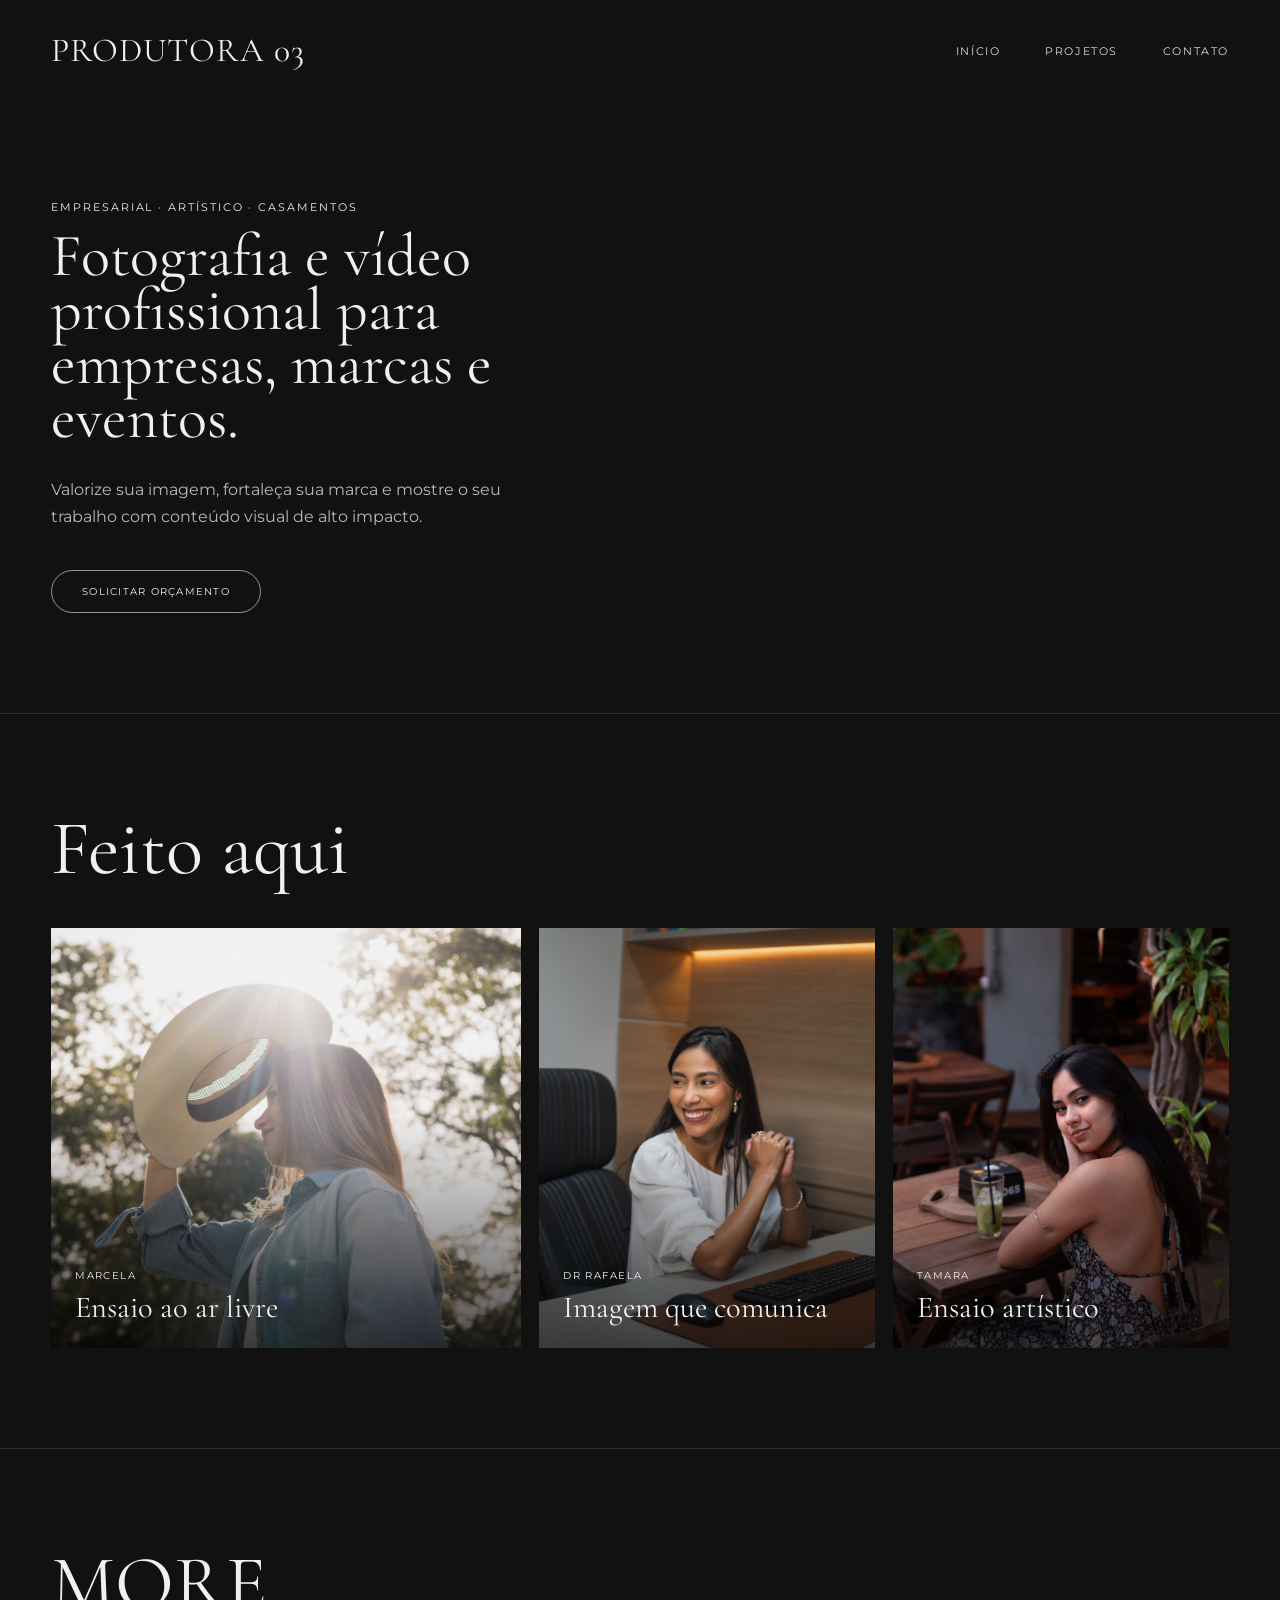
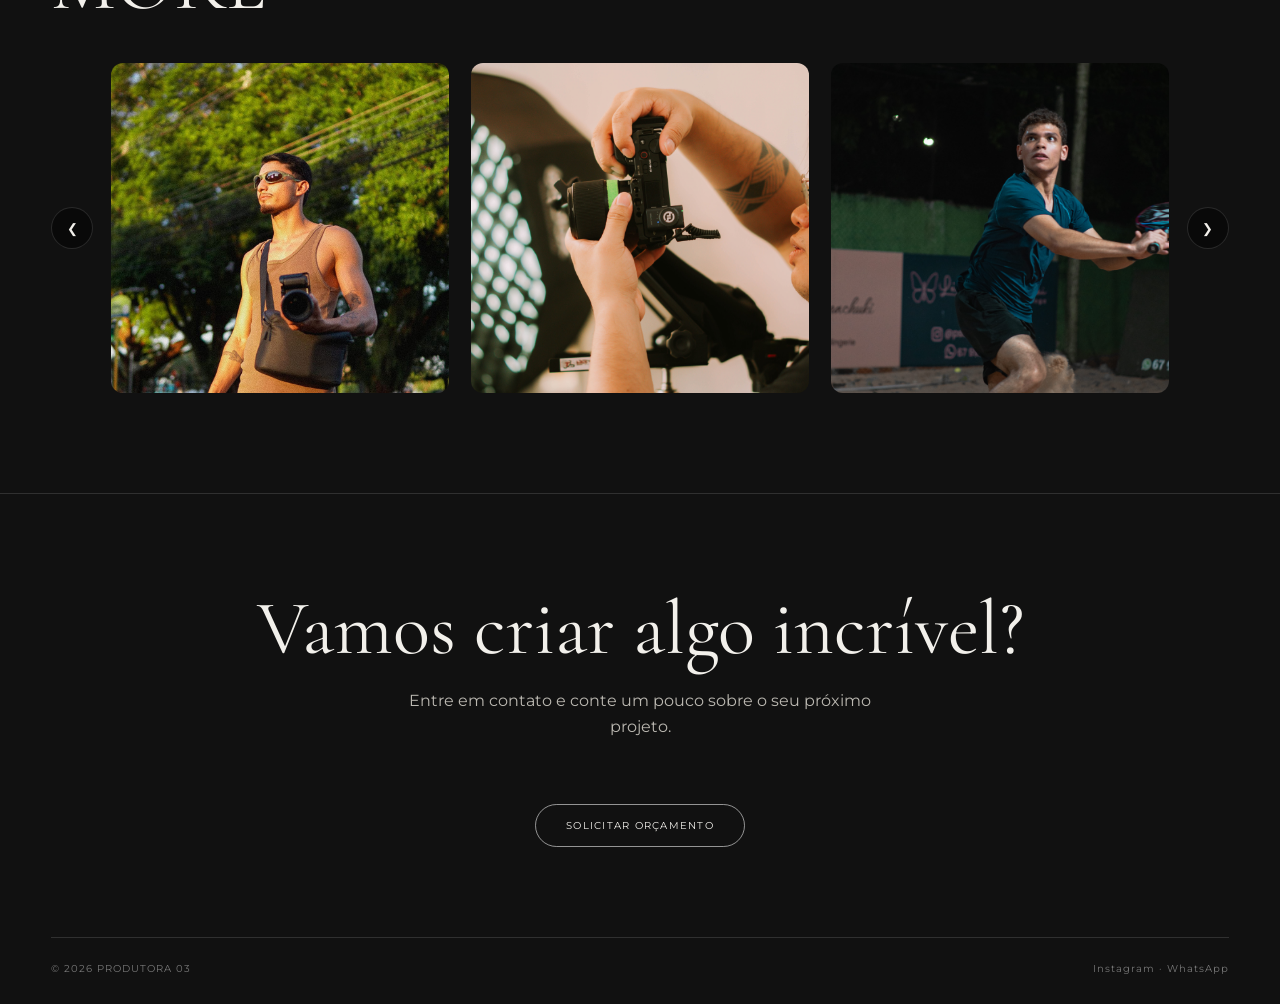
<file: ensaios.html>
<!DOCTYPE html>
<html lang="pt-BR">
<head>
  <meta charset="UTF-8" />
  <meta name="viewport" content="width=device-width, initial-scale=1.0" />
  <title>Produtora 03 | Fotografia e Vídeo</title>
  <meta name="description" content="Portfólio profissional de fotografia e vídeo da Produtora 03. Agência especializada em criação de contéudo para empresas e marketing digital." />
  <link rel="preconnect" href="https://fonts.googleapis.com">
  <link rel="preconnect" href="https://fonts.gstatic.com" crossorigin>
  <link href="https://fonts.googleapis.com/css2?family=Cormorant+Garamond:wght@400;500;600&family=Montserrat:wght@300;400;500;600&display=swap" rel="stylesheet">
  <link rel="stylesheet" href="style.css" />
</head>
<body>
  <header class="hero" id="inicio">
	<nav class="navbar">
      <a class="logo" href="index.html">PRODUTORA 03</a>
      <button class="menu-toggle" aria-label="Abrir menu" aria-expanded="false">
        <span></span><span></span><span></span>
      </button>
      <div class="nav-links">
        <a href="index.html">INÍCIO</a>
        <a href="index.html#projetos">PROJETOS</a>
        <a href="#contato">CONTATO</a>
      </div>
    </nav>

  <main>
    
	<section class="services section-padding">
      <div class="service-copy">
        <p class="eyebrow">EMPRESARIAL · ARTÍSTICO · CASAMENTOS</p>
        <h2>Fotografia e vídeo profissional para empresas, marcas e eventos.</h2>
        <p>Valorize sua imagem, fortaleça sua marca e mostre o seu trabalho com conteúdo visual de alto impacto.</p>
        <a href="https://wa.me/556791381705?text=Ol%C3%A1%2C%20vim%20pelo%20site%20da%20Produtora%2003%20e%20gostaria%20de%20fazer%20um%20or%C3%A7amento" class="outline-button">SOLICITAR ORÇAMENTO</a>
      </div>
      
    </section>
	
	
	<section class="art section-padding">
      <h2>Feito aqui</h2>
      <div class="art-grid">
        
		<a href="marcela.html">
		<article class="art-card large">
          <img src="source/marcela1.jpg" alt="Ensaio artístico feminino Marcela">
          <div><span>MARCELA</span><h3>Ensaio ao ar livre</h3></div>
        </article>
		</a>
		
		<a href="drRafaela.html">
        <article class="art-card">
          <img src="source/Dr-Rafaela1.jpg" alt="Ensaio DR Rafaela">
          <div><span>DR RAFAELA</span><h3>Imagem que comunica</h3></div>
        </article>
		</a>
		
		<a href="tamara.html">
        <article class="art-card">
          <img src="source/tamara1.jpg" alt="Ensaio Feminino Tamara">
          <div><span>TAMARA</span><h3>Ensaio artístico</h3></div>
        </article>
		</a>
		
		
      </div>
    </section>
	


    <section class="projects section-padding" id="projetos">
      <h2>MORE</h2>
      <div class="project-carousel">
        <button class="project-arrow project-prev" aria-label="Projeto anterior">&#10094;</button>
        <div class="project-viewport">
          <div class="project-track">
            <a href="#" class="project-card">
              <img src="source/variado1.jpg" alt="Campanha gastronômica">
              
            </a>
            <a href="#" class="project-card">
              <img src="source/DAVI2.jpg" alt="Conteúdo para redes sociais">
              
            </a>
            <a href="#" class="project-card">
              <img src="source/beach-10.jpg" alt="Evento">
              
            </a>
            <a href="#" class="project-card">
              <img src="source/lgfit-13.jpg" alt="Casamento">
              
            </a>
            <a href="#" class="project-card">
              <img src="source/eventos.jpg" alt="Projeto empresarial">
              
            </a>
          </div>
        </div>
        <button class="project-arrow project-next" aria-label="Próximo projeto">&#10095;</button>
      </div>
    </section>
	
	
	
	
	
	
  </main>

  <footer id="contato">
    <h2>Vamos criar algo incrível?</h2>
    <p>Entre em contato e conte um pouco sobre o seu próximo projeto.</p>
    <a href="https://wa.me/556791381705?text=Ol%C3%A1%2C%20vim%20pelo%20site%20da%20Produtora%2003%20e%20gostaria%20de%20fazer%20um%20or%C3%A7amento" class="outline-button">SOLICITAR ORÇAMENTO</a>
    <div class="footer-bottom">
      <span>© 2026 PRODUTORA 03</span>
      <span>Instagram · WhatsApp</span>
    </div>
  </footer>

  <script src="script.js"></script>
</body>
</html>
</file>
<file: style.css>
* { box-sizing: border-box; margin: 0; padding: 0; }
:root {
  --bg: #050505;
  --surface: #0b0b0b;
  --text: #f2f0eb;
  --muted: #bbb8b1;
  --line: rgba(255,255,255,.13);
  --serif: "Cormorant Garamond", Georgia, serif;
  --sans: "Montserrat", Arial, sans-serif;
}
html { scroll-behavior: smooth; }
body { background: var(--bg); color: var(--text); font-family: var(--sans); overflow-x: hidden; }
a { color: inherit; text-decoration: none; }
img { width: 100%; height: 100%; object-fit: cover; display: block; }


.hero {
  min-height: 92vh;
  position: relative;
  isolation: isolate;
  overflow: hidden;
  background: #111;
}

.hero-slides {
  position: absolute;
  inset: 0;
  z-index: -1;
}

.hero-slide {
  position: absolute;
  inset: 0;
  background-size: cover;
  background-position: center 35%;
  opacity: 0;
  transition: opacity 1.5s ease-in-out;
}

.hero-slide::after {
  content: "";
  position: absolute;
  inset: 0;
  background: linear-gradient(
    90deg,
    rgba(0,0,0,.56),
    rgba(0,0,0,.08)
  );
}

.hero-slide.active {
  opacity: 1;
}

.navbar {
  width: min(1180px, 92%);
  margin: auto;
  padding: 30px 0;
  display: flex;
  align-items: center;
  justify-content: space-between;
}
.logo { font-family: var(--serif); font-size: clamp(1.4rem, 3vw, 2.1rem); letter-spacing: .03em; }
.nav-links { display: flex; gap: 45px; font-size: .7rem; letter-spacing: .14em; }
.nav-links a { opacity: .9; transition: opacity .25s; }
.nav-links a:hover { opacity: .5; }
.menu-toggle { display: none; background: none; border: 0; }
.hero-content { width: min(1180px, 92%); margin: 15vh auto 0; }
.hero-content p, .eyebrow { font-size: .67rem; letter-spacing: .18em; margin-bottom: 15px; }
.hero h1 { font-family: var(--serif); font-size: clamp(3.7rem, 9vw, 7.5rem); line-height: .8; font-weight: 400; max-width: 700px; }
.hero-button, .outline-button {
  display: inline-block; margin-top: 40px; padding: 14px 30px;
  border: 1px solid rgba(255,255,255,.55); border-radius: 50px;
  font-size: .65rem; letter-spacing: .12em; transition: .3s;
}
.hero-button:hover, .outline-button:hover { background: var(--text); color: #111; }

.section-padding { padding: 100px max(4vw, calc((100vw - 1180px)/2)); border-bottom: 1px solid var(--line); }
h2 { font-family: var(--serif); font-size: clamp(3.2rem, 6vw, 5.6rem); font-weight: 400; line-height: .9; }
.about { display: grid; grid-template-columns: .9fr 1.3fr; align-items: center; gap: 70px; }
.about-text p { max-width: 360px; color: var(--muted); font-size: .9rem; line-height: 1.65; margin-top: 28px; }
.divider { width: 100px; height: 1px; background: var(--line); margin: 30px 0 0; }
.about-image { height: 600px; overflow: hidden;border-radius: 20px; }
.about-image img { transition: transform .6s ease; border-radius: 20px;}
.about-image:hover img { transform: scale(1.04); }

.work h2, .art h2, .projects h2 { margin-bottom: 45px; }
.work-slider, .project-carousel { position: relative; display: flex; align-items: center; gap: 18px; }
.slider-viewport,
.project-viewport {
    overflow: hidden;
    width: 100%;
}

.slider-track {
    display: flex;
    transition: transform .6s cubic-bezier(.2, .8, .2, 1);
}

.slide {
    flex: 0 0 100%;
    min-width: 0;
    height: min(58vw, 610px);
    position: relative;
    overflow: hidden;
}

.slide img {
    display: block;
    width: 100%;
    height: 100%;
    object-fit: cover;
    object-position: center;
    filter: saturate(.88);
}

/* Gradiente para melhorar a leitura das legendas */
.slide::after,
.art-card::after {
    content: "";
    position: absolute;
    inset: 0;
    background: linear-gradient(
        0deg,
        rgba(0, 0, 0, .65),
        transparent 55%
    );
    pointer-events: none;
}

.slide-caption {
    position: absolute;
    left: 40px;
    bottom: 35px;
    z-index: 2;
}

.slide-caption span,
.art-card span,
.project-card span {
    font-size: .63rem;
    letter-spacing: .14em;
}

.slide-caption h3,
.art-card h3 {
    font-family: var(--serif);
    font-size: 2.4rem;
    font-weight: 400;
}

.slider-arrow,
.project-arrow {
    z-index: 5;
    width: 42px;
    height: 42px;
    border-radius: 50%;
    border: 1px solid var(--line);
    color: var(--text);
    background: rgba(0, 0, 0, .45);
    cursor: pointer;
    flex: 0 0 auto;
    transition: .25s;
}

/* Ajustes para telas menores */
@media (max-width: 760px) {
    .slide {
        height: 70vh;
        min-height: 350px;
        max-height: 600px;
    }

    .slide-caption {
        left: 20px;
        bottom: 24px;
    }

    .slide-caption h3 {
        font-size: 1.8rem;
    }
}
.slider-arrow, .project-arrow {
  z-index: 5; width: 42px; height: 42px; border-radius: 50%;
  border: 1px solid var(--line); color: var(--text); background: rgba(0,0,0,.45);
  cursor: pointer; flex: 0 0 auto; transition:.25s;
}
.slider-arrow:hover, .project-arrow:hover { background: var(--text); color:#111; }
.slider-dots { display:flex; justify-content:center; gap:8px; margin-top:20px; }
.dot { width:7px; height:7px; border-radius:50%; border:0; background:#555; cursor:pointer; }
.dot.active { background:var(--text); }

.art-grid { display:grid; grid-template-columns:1.4fr 1fr 1fr; gap:18px; }
.art-card { height:420px; position:relative; overflow:hidden; }
.art-card.large { grid-row: span 1; }
.art-card div { position:absolute; left:24px; bottom:22px; z-index:2; }
.art-card h3 { margin-top:6px; font-size:1.9rem; }
.art-card img { transition: transform .6s; }
.art-card:hover img { transform:scale(1.05); }

.services { display:grid; grid-template-columns:1.05fr .95fr; gap:70px; align-items:center; }
.service-copy h2 { font-size:clamp(2.5rem, 4.7vw, 4.8rem); max-width:680px; }
.service-copy > p:not(.eyebrow) { color:var(--muted); max-width:510px; line-height:1.7; margin-top:30px; }
.service-image { height:520px; }



.service-video {
  overflow: hidden;
  border-radius: 20px;
  height: 500px;
}

.service-video video {
  display: block;
  width: 100%;
  height: 100%;
  object-fit: cover;
  object-position: center;
}


.video-container {
  position: relative;
  overflow: hidden;
  border-radius: 20px;
}

.video-container video {
  display: block;
  width: 100%;
  height: 100%;
  object-fit: cover;
}

.video-sound-button {
  position: absolute;
  right: 16px;
  bottom: 16px;
  z-index: 2;

  display: flex;
  align-items: center;
  gap: 8px;

  padding: 12px 16px;
  border: 1px solid rgba(255,255,255,.4);
  border-radius: 30px;

  background: rgba(0,0,0,.65);
  color: #fff;
  font: inherit;
  font-size: 13px;

  cursor: pointer;
  backdrop-filter: blur(8px);
  transition: background .3s ease;
}

.video-sound-button:hover {
  background: rgba(0,0,0,.9);
}

.video-sound-button:focus-visible {
  outline: 2px solid #fff;
  outline-offset: 3px;
}





.project-track { display:flex; gap:22px; transition:transform .55s cubic-bezier(.2,.8,.2,1); }
.project-card { flex:0 0 calc((100% - 44px)/3); position:relative; height:330px; overflow:hidden; border-radius: 12px;}
.project-card img { transition:transform .5s; }
.project-card:hover img { transform:scale(1.06); }
.project-card span { position:absolute; left:0; right:0; bottom:0; padding:18px; background:linear-gradient(0deg, rgba(0,0,0,.8), transparent); z-index:1; text-align:center; }

footer { padding:100px max(4vw, calc((100vw - 1180px)/2)) 30px; text-align:center; }
footer h2 { font-size:clamp(3rem, 6vw, 5rem); }
footer p { color:var(--muted); margin:25px auto; max-width:500px; line-height:1.6; }
.footer-mail { display:inline-block; font-family:var(--serif); font-size:2rem; border-bottom:1px solid var(--text); padding-bottom:6px; }
.footer-bottom { border-top:1px solid var(--line); margin-top:90px; padding-top:24px; display:flex; justify-content:space-between; color:#777; font-size:.62rem; letter-spacing:.1em; }

@media (max-width: 760px) {
  .navbar { padding:22px 0; }
  .menu-toggle { display:flex; flex-direction:column; gap:5px; }
  .menu-toggle span { width:25px; height:1px; background:#fff; }
  .nav-links { position:absolute; top:70px; left:0; right:0; padding:25px; background:#050505; display:none; flex-direction:column; gap:22px; text-align:center; z-index:10; }
  .nav-links.open { display:flex; }
  .hero { min-height:720px; background-position:60% center; }
  .hero-content { margin-top:27vh; }
  .section-padding { padding-top:70px; padding-bottom:70px; }
  .about, .services { grid-template-columns:1fr; gap:35px; }
  .about-image, .service-image { height:390px; }
  .work-slider, .project-carousel { gap:8px; }
  .slider-arrow, .project-arrow { width:36px; height:36px; }
  .slide { height:440px; }
  .slide-caption { left:22px; bottom:22px; }
  .art-grid { grid-template-columns:1fr; }
  .art-card { height:360px; }
  .project-card { flex-basis:100%; height:400px; }
  .footer-bottom { flex-direction:column; gap:14px; }
}




/* Cursor indica que a foto pode ser ampliada */
.slide img {
    cursor: zoom-in;
}

/* Fundo escuro da visualização */
.photo-lightbox {
    display: none;
    position: fixed;
    inset: 0;
    z-index: 99999;
    width: 100%;
    height: 100%;
    padding: 50px 20px 20px;
    background: rgba(0, 0, 0, 0.96);
    align-items: center;
    justify-content: center;
    box-sizing: border-box;
}

/* Abre a visualização */
.photo-lightbox.open {
    display: flex;
}

/* Foto inteira, sem cortes nem distorções */
.photo-lightbox img {
    display: block;
    width: auto;
    height: auto;
    max-width: 96vw;
    max-height: 92vh;
    object-fit: contain;
    object-position: center;
    filter: none;
    border-radius: 2px;
    cursor: default;
}

/* Botão de fechar */
.lightbox-close {
    position: absolute;
    top: 12px;
    right: 24px;
    z-index: 2;
    border: none;
    background: transparent;
    color: white;
    font-size: 44px;
    line-height: 1;
    cursor: pointer;
    padding: 5px 12px;
}

.lightbox-close:hover {
    color: #ccc;
}

/* Evita rolagem da página enquanto a foto está aberta */
body.lightbox-open {
    overflow: hidden;
}

/* Ajustes para celular */
@media (max-width: 600px) {
    .photo-lightbox {
        padding: 55px 8px 12px;
    }

    .photo-lightbox img {
        max-width: 98vw;
        max-height: 88vh;
    }

    .lightbox-close {
        top: 8px;
        right: 12px;
    }
}
</file>
